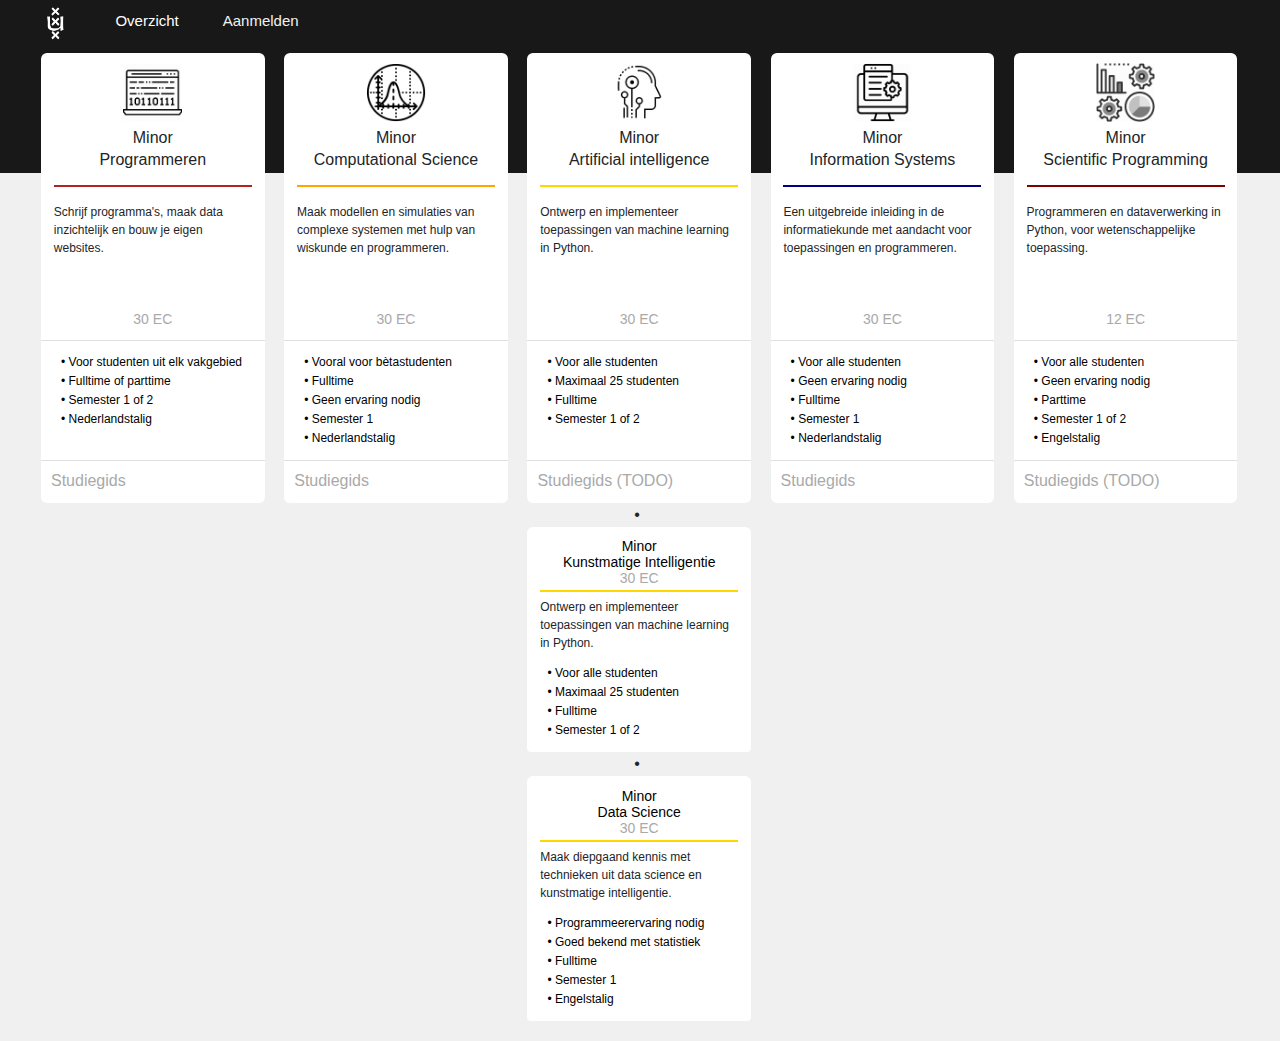
<file: index.html>
<!doctype html>
<html lang="en">
  <head>
    <!-- Required meta tags -->
    <meta charset="utf-8">
    <meta name="viewport" content="width=device-width, initial-scale=1, shrink-to-fit=no">

    <!-- Bootstrap CSS -->
    <link rel="stylesheet" href="https://stackpath.bootstrapcdn.com/bootstrap/4.4.1/css/bootstrap.min.css" integrity="sha384-Vkoo8x4CGsO3+Hhxv8T/Q5PaXtkKtu6ug5TOeNV6gBiFeWPGFN9MuhOf23Q9Ifjh" crossorigin="anonymous">
    <link rel="stylesheet" href="static/css/individual.css">
    <link rel="stylesheet" href="static/css/style.css">
    <link rel="stylesheet" href="static/css/swg.css">
    <link rel="stylesheet" href="static/css/media.css">

    <title>Leren programmeren bij de UvA</title>
  </head>
  <body>
    <div class="topnav" id="nav">
      <img src="static/images/logo.png" alt="">
      <a class="active" href="#nav">Overzicht</a>
      <a href="#">Aanmelden</a>
    </div>


    <div class="container-fluid" style="position:relative;" id="overzicht">
      <div class="nav"></div>
      <div class="row">
        <div class="wrapper">
          <div class="col">
            <div class="card" id="programmeren">
              <img class="card-img-top" src="static/images/programmingminor.png" alt="Card image cap" onclick="showinfo('programmereninfo')">
              <div class="card-body">
                <div class="minor-title">
                  <h5 class="card-title">Minor</h5>
                  <h5 class="card-title">Programmeren</h5>
                </div>
                <hr>
                <div class="minor-description">
                  <!-- <button type="button" class="btn btn-light" name="button" onclick="showinfo('programmereninfo')">Programma</button> -->
                  <p>Schrijf programma's, maak data inzichtelijk en bouw je eigen websites.</p>
                </div>
              </div>
              <ul class="list-group list-group-flush">
                <li class="list-group-item">
                  <h6>30 EC</h6>
                </li>
                <li class="list-group-item">
                  <p>&bull; Voor studenten uit elk vakgebied</p>
                  <p>&bull; Fulltime of parttime</p>
                  <p>&bull; Semester 1 of 2</p>
                  <p>&bull; Nederlandstalig</p>
                  <p>&nbsp; </p>
                </li>
              </ul>
              <a target="_blank" href="https://studiegids.uva.nl/xmlpages/page/2019-2020/zoek-minor/opleiding/5722" target="_blank" class="card-link">Studiegids</a>
            </div>

          </div>
          <div class="col">
            <div class="card" id="computational">
              <img class="card-img-top" src="static/images/computational.png" alt="Card image cap" onclick="showinfo('cls')">
              <div class="card-body">
                <div class="minor-title">
                  <h5 class="card-title">Minor</h5>
                  <h5 class="card-title">Computational Science</h5>
                </div>
                <hr>
                <div class="minor-description">
                <!-- <button type="button" class="btn btn-light" name="button" onclick="showinfo('cls')">Programma</button> -->
                <p>Maak modellen en simulaties van complexe systemen met hulp van wiskunde en programmeren.</p>
                </div>
              </div>
              <ul class="list-group list-group-flush">
                <li class="list-group-item">
                  <h6>30 EC</h6>
                </li>
                <li class="list-group-item">
                  <p>&bull; Vooral voor bètastudenten</p>
                  <p>&bull; Fulltime</p>
                  <p>&bull; Geen ervaring nodig</p>
                  <p>&bull; Semester 1</p>
                  <p>&bull; Nederlandstalig</p>
                </li>
              </ul>
              <a target="_blank" href="https://studiegids.uva.nl/xmlpages/page/2019-2020/zoek-minor/opleiding/5718" target="_blank" class="card-link">Studiegids</a>
            </div>
          </div>
          <div class="col">
            <div class="card" id="AI">
              <img class="card-img-top" src="static/images/AI.png" alt="Card image cap" onclick="showinfo('ai')">
              <div class="card-body">
                <div class="minor-title">
                  <h5 class="card-title">Minor</h5>
                  <h5 class="card-title">Artificial intelligence</h5>
                </div>
                <hr>
                  <div class="minor-description">
                <!-- <button type="button" class="btn btn-light" name="button" onclick="showinfo('ai')">Programma</button> -->
                <p>Ontwerp en implementeer toepassingen van machine learning in Python.</p>
              </div>

              </div>
              <ul class="list-group list-group-flush">
                <li class="list-group-item">
                  <h6>30 EC</h6>
                </li>
                <li class="list-group-item">
                  <p>&bull; Voor alle studenten</p>
                  <p>&bull; Maximaal 25 studenten</p>
                  <p>&bull; Fulltime</p>
                  <p>&bull; Semester 1 of 2</p>
                  <p>&nbsp;</p>
                </li>
              </ul>
              <a href="#" class="card-link">Studiegids (TODO)</a>
            </div>
            <div class="center">
              &bull;
            </div>


            <div class="card" id="KI">
              <div class="card-body">
                <div class="minor-title">
                  <h6 class="card-title">Minor</h6>
                  <h6 class="card-title">Kunstmatige Intelligentie </h6>
                  <h6>30 EC</h6>
                  <hr>
                </div>
                  <div class="minor-description">
                <p>Ontwerp en implementeer toepassingen van machine learning in Python.</p>
              </div>
              </div>
              <ul class="list-group list-group-flush">
                <li class="list-group-item">
                  <p>&bull; Voor alle studenten</p>
                  <p>&bull; Maximaal 25 studenten</p>
                  <p>&bull; Fulltime</p>
                  <p>&bull; Semester 1 of 2</p>
                </li>
              </ul>
              <!-- <a href="#" class="card-link">Studiegids (TODO)</a> -->
              <!-- <a href="#"></a> -->
            </div>
            <div class="center">
              &bull;
            </div>
            <div class="card" id="datascience">
              <div class="card-body">
                <div class="minor-title">
                  <h6 class="card-title">Minor</h6>
                  <h6 class="card-title">Data Science</h6>
                  <h6>30 EC</h6>
                  <hr>
                  <!-- <a href="#" class="card-link">Studiegids (TODO)</a> -->
                </div>
                  <div class="minor-description">
                <p>Maak diepgaand kennis met technieken uit data science en kunstmatige intelligentie.</p>
              </div>
              </div>
              <ul class="list-group list-group-flush">
                <li class="list-group-item">
                  <p>&bull; Programmeerervaring nodig</p>
                  <p>&bull; Goed bekend met statistiek</p>
                  <p>&bull; Fulltime</p>
                  <p>&bull; Semester 1</p>
                  <p>&bull; Engelstalig</p>
                </li>
              </ul>
            </div>

          </div>
          <div class="col">
            <div class="card" id="informationsystems">
            <img class="card-img-top" src="static/images/informationsystems.png" alt="Card image cap" onclick="showinfo('is')">
            <div class="card-body">
              <div class="minor-title">
                <h5 class="card-title">Minor</h5>
                  <h5 class="card-title">Information Systems</h5>
              </div>
              <hr>
              <div class="minor-description">
                <!-- <button type="button" class="btn btn-light" name="button" onclick="showinfo('is')">Programma</button> -->
                <p>Een uitgebreide inleiding in de informatiekunde met aandacht voor toepassingen en programmeren.</p>
              </div>
            </div>
            <ul class="list-group list-group-flush">
              <li class="list-group-item">
                <h6>30 EC</h6></li>
                <li class="list-group-item">
                <p>&bull; Voor alle studenten</p>
                <p>&bull; Geen ervaring nodig</p>
                <p>&bull; Fulltime</p>
                <p>&bull; Semester 1</p>
                <p>&bull; Nederlandstalig</p>
                </li>
            </ul>
            <a target="_blank" href="https://studiegids.uva.nl/xmlpages/page/2019-2020/zoek-minor/opleiding/5818" target="_blank" class="card-link">Studiegids</a>
          </div></div>
          <div class="col">

            <div class="card" id="scientific">
              <img class="card-img-top" src="static/images/science.png" alt="Card image cap" onclick="showinfo('sc')">
              <div class="card-body">
                <div class="minor-title">
                    <h5 class="card-title">Minor</h5>
                    <h5 class="card-title">Scientific Programming</h5>
                    <hr>
                </div>
                <!-- <hr> -->
                <div class="minor-description">
                  <!-- <button type="button" class="btn btn-light" name="button" onclick="showinfo('sc')">Programma</button> -->
                  <p>Programmeren en dataverwerking in Python, voor wetenschappelijke toepassing.</p>
                </div>
              </div>
              <ul class="list-group list-group-flush">
                <li class="list-group-item">
                  <h6>12 EC</h6>
                </li>
                <li class="list-group-item">
                  <p>&bull; Voor alle studenten</p>
                  <p>&bull; Geen ervaring nodig</p>
                  <p>&bull; Parttime</p>
                  <p>&bull; Semester 1 of 2</p>
                  <p>&bull; Engelstalig</p>
                </li>
              </ul>
              <a href="https://www.mprog.nl/scientific/" target="_blank" class="card-link">Studiegids (TODO)</a>
            </div>
          </div>

        </div>
      </div>
    </div>

    <!-- <script src="https://code.jquery.com/jquery-3.4.1.slim.min.js" integrity="sha384-J6qa4849blE2+poT4WnyKhv5vZF5SrPo0iEjwBvKU7imGFAV0wwj1yYfoRSJoZ+n" crossorigin="anonymous"></script> -->
    <script src="https://code.jquery.com/jquery-3.2.1.min.js"></script>
    <script src="https://cdn.jsdelivr.net/npm/popper.js@1.16.0/dist/umd/popper.min.js" integrity="sha384-Q6E9RHvbIyZFJoft+2mJbHaEWldlvI9IOYy5n3zV9zzTtmI3UksdQRVvoxMfooAo" crossorigin="anonymous"></script>
    <script src="https://stackpath.bootstrapcdn.com/bootstrap/4.4.1/js/bootstrap.min.js" integrity="sha384-wfSDF2E50Y2D1uUdj0O3uMBJnjuUD4Ih7YwaYd1iqfktj0Uod8GCExl3Og8ifwB6" crossorigin="anonymous"></script>
    <!-- <script type="text/javascript" src="static/js/moreinfo.js"></script> -->
  </body>
</html>
</file>
<file: static/css/individual.css>
#programmeren, #computational, #informationsystems, #AI, #scientific {
  height: 450px;
}

#programmeren .minor-title {
  /* margin-bottom: 40px; */
}

#programmeren hr {
  border: 1px solid firebrick;
  background: firebrick;
}

#scientific hr {
  border: 1px solid maroon;
  background: maroon;
}

#scientific img {
  -webkit-filter: grayscale(100%); /* Safari 6.0 - 9.0 */
  filter: grayscale(100%);
}

#AI hr {
  border: 1px solid gold;
  background: gold;
}

#computational hr {
  border: 1px solid orange;
  background: orange;
}

#informationsystems hr {
  border: 1px solid navy;
  background: navy;
}

#KI hr, #datascience hr {
  margin: 2% 0px 3% 0px;
  background: gold;
  border: 1px solid gold;
}


#overzicht {
  padding-left: 0px;
}

#overzicht .col {
  max-width: calc(100% - 50px);
  margin-top:10px;
}

#above {
  font-size: 14px;
  color: white;
  display: none;
  background: $bgcolor;
  height: calc(100% - 270px);
  position: relative;
}

#above h6 {
  cursor: pointer;
  color: white;
  font-weight: 500;
  margin-left: 6px;
}

#above h2 {
  -webkit-animation: fadeInFromNone 1.0s ease-in;
  -moz-animation: fadeInFromNone 1.0s ease-in;
  -o-animation: fadeInFromNone 1.0s ease-in;
  animation: fadeInFromNone 1.0s ease-in;
}

#above .col-6 p, h6, ul, li {
  -webkit-animation: fadeInFromNone 1.0s ease-in;
  -moz-animation: fadeInFromNone 1.0s ease-in;
  -o-animation: fadeInFromNone 1.0s ease-in;
  animation: fadeInFromNone 1.0s ease-in;
}

#datascience h6.card-title, #KI h6.card-title {
  color: black;
}

#datascience p, #KI p {
  font-size: 12px;
}

#datascience {
  margin-bottom: 20px;
}
</file>
<file: static/css/style.css>
body, html {
  background-color: #f0f0f0;
  margin: auto;
  padding: 0;
  height: 101%; }

.topnav {
  background-color: #181818;
  overflow: hidden; }

.topnav img {
  float: left;
  width: 35px;
  height: inherit;
  margin-top: 6px;
  margin-left: 3%;
  margin-right: 20px; }

/* Style the links inside the navigation bar */
.topnav a {
  float: left;
  color: #f2f2f2;
  text-align: center;
  padding: 10px 22px;
  text-decoration: none;
  font-size: 15px; }

/* Change the color of links on hover */
.topnav a:hover {
  background-color: maroon;
  color: white; }

/* Add a color to the active/current link */
.topnav a.active {
  background-color: #181818;
  color: white; }

a {
  color: #7587b3; }

a:hover {
  color: #a2a2a2; }

table a {
  color: white; }

.col {
  padding-left: 9px; }

.card img {
  padding: 10px 4px 4px 4px;
  width: 30%;
  margin: auto;
  -webkit-filter: brightness(5);
  cursor: pointer; }

.card {
  border-radius: 6px;
  width: 102%;
  opacity: 1;
  transition: all 0.5s;
  border: none; }

.card-body {
  padding: 0.8rem;
  padding-bottom: 0px; }

.card-body p {
  font-size: 12px;
  padding: 0px;
  margin: 0px; }

.card a {
  color: darkgrey;
  margin-left: 10px;
  margin-top: 8px;
  padding-bottom: 10px; }

.btn {
  position: relative;
  width: 100%; }

.card.change {
  opacity: 0.5;
  transition: all 1.5s; }

.card:hover {
  opacity: 1.0;
  transition: all 0.4s; }

.card li {
  font-size: 12px;
  color: black; }

.card-text {
  font-size: 12px; }

.wrapper {
  display: flex; }

.row,
.nav {
  height: 100%;
  position: absolute;
  top: 0; }

.nav {
  z-index: 0;
  width: 100%;
  height: 130px;
  background: #181818; }

.row {
  width: 100%;
  z-index: 10;
  margin: auto;
  padding: 2.5%;
  padding-top: 0%; }

table {
  font-size: 16px;
  /* margin-left: 60px; */
  -webkit-animation: fadeInFromNone 1.0s ease-in;
  -moz-animation: fadeInFromNone 1.0s ease-in;
  -o-animation: fadeInFromNone 1.0s ease-in;
  animation: fadeInFromNone 1.0s ease-in; }

tr {
  /* border-bottom: 1px solid darkgrey; */ }

td {
  padding-bottom: 10px; }

.sem-blocks {
  position: relative;
  margin: -10px 0 40px 0;
  /* width: 56px; */
  height: 16px; }

.sem-blocks img {
  margin: 0;
  padding: 0;
  -webkit-filter: grayscale(0%);
  /* Safari 6.0 - 9.0 */
  filter: grayscale(0%); }

.sem-blocks div {
  position: absolute;
  top: 0;
  margin: 0 4px 0 0; }

.sem-blocks .block-2 {
  left: 20px; }

.sem-blocks .block-3 {
  left: 40px; }

.col.slideinfo p, ul, ol, li, h6 {
  color: darkgrey;
  -webkit-animation: fadeInFromNone 0s ease-in;
  -moz-animation: fadeInFromNone 0s ease-in;
  -o-animation: fadeInFromNone 0s ease-in;
  animation: fadeInFromNone 0s ease-in; }

.col.slideinfo h6 {
  color: white; }

.col.slideinfo, .col.slideinfo.selected {
  max-height: 100%;
  overflow-y: scroll; }

.slideinfocontent p, ul, ol, li {
  color: white;
  -webkit-animation: fadeInFromNone 0s ease-in;
  -moz-animation: fadeInFromNone 0s ease-in;
  -o-animation: fadeInFromNone 0s ease-in;
  animation: fadeInFromNone 0s ease-in; }

.studieschemagroup {
  border-bottom: none !important; }

.studieschemagroup.slideout {
  display: none; }

.vergelijk {
  position: relative;
  top: -100px; }

#programmereninfo, #cls, #sc, #is, #ai {
  display: none; }

#programmereninfo tr.studieschema td {
  padding: 2px; }

.card ul > li > p {
  margin-bottom: 1px; }

.card h6 {
  margin-bottom: 1px;
  font-size: 14px; }

.slideinfo .slideinfocontent {
  display: none;
  -webkit-animation: fadeInFromNone 0s ease-in;
  -moz-animation: fadeInFromNone 0s ease-in;
  -o-animation: fadeInFromNone 0s ease-in;
  animation: fadeInFromNone 0s ease-in; }

.slideinfo.selected .slideinfocontent {
  display: inline;
  -webkit-animation: fadeInFromNone 0s ease-in;
  -moz-animation: fadeInFromNone 0s ease-in;
  -o-animation: fadeInFromNone 0s ease-in;
  animation: fadeInFromNone 0s ease-in; }

.dot {
  height: 8px;
  width: 8px;
  background-color: black;
  border-radius: 50%;
  display: inline-block; }

#sc table {
  font-size: 13px; }

#above .col {
  max-height: 97%;
  overflow-y: scroll; }

#above table {
  min-width: 100%;
  margin-bottom: 7px; }

.bottomborder {
  border-bottom: 0px solid darkgrey; }

.vl {
  border-left: 6px solid #181818;
  height: 100%; }

h5 {
  font-size: 16px;
  margin: -10px;
  padding: 0;
  text-align: center; }

h6 {
  text-align: center;
  line-height: 15px; }

.center {
  text-align: center; }

/*# sourceMappingURL=style.css.map */
</file>
<file: static/css/swg.css>
article {min-height:300px;}
.search-box{width:auto;}
::selection {background: #666; color: #fff; text-shadow: none;}
.search-box input#searchwords {padding-right: 45px;}
#search input[type="submit"],.search-box input[type="submit"] {border: 0; text-indent: -9999px; background: #999 url(../images/search.png) no-repeat 8px 5px; position: absolute; top: 1px; height: 28px; width: 30px; right: 1px;}
.search-box.with-label {width: 300px; margin-left: 144px;}
.search-box.with-label input#searchwords {width: 240px;}
.search-box.with-label label > span {display: inline-block; position: absolute; left: -144px; top: 5px;}
img.globe { float:right;margin: 2px 4px 0 0;}
#main .background {height: 170px;}
.container .six.columns {width: 346px;}
.container .four.columns {width: 232px;}
.container .two.columns {width: 116px;}
.container .one.columns {width: 58px;}
.twelve.columns {width: 704px;}
.fourteen.columns {width: 820px;}
.fifteen.columns {width: 878px;}
nav#breadcrumb{z-index:999;}
#subheader .sixteen {
position: relative;
bottom: 0;
}
.content{
	min-height: 250px;
}
.home-content{
	background-color: #FFFFFF;
}
#subheader_options{
	float:right;
	text-align:right;
	width:180px;
}
#subheader h2{
	display:inline-block;
	float:left;
}
.help{
	margin-right: 35px;
	float: right;
}
.help a{
	color:#cc0033;
	font-weight:bold;
	vertical-align:baseline;
	text-decoration:none;
	border-bottom: none;
}
.help img{
	margin-left:7px;
	margin-top: 2px;
	vertical-align:top;
}
.content-tabs{
	background: darkgrey;
height: 36px;
}
#tabs{
	list-style-position:outside;
	list-style-image:none;
	padding:0 0 0 0;
}
#tabs li{
	float: left;
	padding: 5px 15px 5px 15px;
	background: #ffffff;
	margin: 2px 2px 0px 0px;
	text-align:center;
}
#tabs li.selected.first{
	margin: 4px 4px 0 0 !important;
	padding: 3px 13px 5px 15px;
}
#tabs li.selected{
	height: 24px;
	margin: 4px 4px 0 3px;
	padding:3px 13px 5px 12px;
}
.content-tabs div.nav{
	background: darkgrey;
	float:left;
	height: 36px;
}
.content-tabs div.filler{
	background: #ffffff;
	width: auto;
	height: 32px;
}
#tabs li a{
	text-decoration:none;
	font-weight: bold;
	color:#333333 !important;
	border-bottom: none;
}
#tabs li.selected a{
	text-decoration:none;
	color:#cc0033 !important;
}
.display-with-form{
	display:inline-block;
	top:5px;
	vertical-align:baseline;
	position:relative;
}
.display-with-form a{
	margin-left: 10px;
}
#breadcrumb ul{
	padding: 0 19px;
}

tr.result.selected{
	/* background:darkgrey !important; */
}
tr.result.selected a{
	/* color:#cc0033 !important; */
}
tr.result.selected a.icon-arrow{
	background: url(../imgages/list_arrow.png) no-repeat 0px 6px;
}
tr.result td{
	padding: 5px;
}
div.item-info p{
	margin: 0px !important;
}
td,th{
	border-bottom: 2px solid darkgrey;
}

tr.slideout td{
	border-bottom: none;
}
.filter.start-period li {
	margin-top:-7px;
}
.filter.start-period li {
	display:inline-block;
}
.filter.start-period li > a {
	padding:8px 10px;
}
.filter li > a {
	cursor:pointer;
}
.filter li > a.disabled {
	cursor:default;
}
.filter li > a.disabled:before, .filter li > a.disabled:hover:before {
	border-color:#ddd;
}
.filter.start-period li.line {
	border-left: 1px solid darkgrey;
	width: 5px;
	height: 27px;
}
.filter-group span.sem {
	display:inline-block;
	width:66px;
}
.ec, .sem1 {
	text-align:center;
	border-left:1px solid darkgrey;
}
.sem2, td.sem1 {
	text-align:center;
	border-right:1px solid darkgrey;
	padding-right:5px !important;
}
.studieschemagroup .sem1, .studieschemagroup .sem2,
.studieschema .sem1, .studieschema .sem2 {
  width: 60px;
}
.studieschemagroup .ec,
.studieschema .ec{
  width: 30px;
}
.sem-blocks {
	position:relative;
	margin:0px 0px 10px 4px;
	width:56px;
	height:16px;
}
.sem-blocks div {
	position:absolute;
	top: 0;
	margin:0 4px 0 0;
}
.sem-blocks .hide {display:none}
.sem-blocks img {margin:0}
.sem-blocks .block-1-2 img {width:36px;}
.sem-blocks .block-2-3 img {width:36px;}
.sem-blocks .block-1-2-3 img {width:56px;}
.sem-blocks .block-2 {left:20px;}
.sem-blocks .block-2-3 {left:20px;}
.sem-blocks .block-3 {left:40px;}
.sem-blocks .block-1-3:after {
  content: "";
  position: absolute;
  top: 0;
  left: 40px;
  width:16px;
  height:16px;
  background: url(../images/red-block.png);
}
.sem-blocks .block-1-3.yellow:after {
  background: url(../images/yellow-block.png);
}

.item-info{
	background-color:#303030;
	width:655px;
	padding:5px 10px 5px 10px;
  margin-bottom: 10px;
}
.item-info td{
	border-bottom:1px solid #FFFFFF !important;
}
.item-info td table {
	float: left;
	margin:0 15px 10px 0;
}
.item-info td table td {
	font-size:90%;
	padding-right:15px;
	border-bottom:none !important;
}
.studieschemagroup .item-info {
    padding-right: 0px;
    padding-top: 0px;
    width: inherit;
    padding-left: 20px;
}
.studieschemagroup .item-info td {
  border-bottom: none !important;
}
.studieschemagroup.slideout > td {
  padding-top: 0px;
}
table.faq td a{
	padding-left:0px !important;
}
table.faq td a.icon-arrow{
	background: transparent url(../images/list_arrow.png) 655px 3px no-repeat;
}
table.faq td a.open{
	color:#bc0031;
	background: transparent url(../images/list_arrow_down_purple.png) 655px 3px no-repeat !important;
}
.page-title {
    width:310px;
}
.page-title span {
	margin-left:20px;
	font-size:22px;
}
a{
	text-decoration: none;
}
.close{
	display:block;
	float:right;
	margin-top:10px;
	cursor:pointer;
}
.more{
	display: inline-block;
	/* background: transparent url(../images/call_to_action_white.png) 0 0px no-repeat; */
	text-decoration: none;
	padding-left: 40px;
	padding-top: 5px;
	height: 25px;
   margin-top:5px;
}

.more:hover{
	/* background: transparent url(../images/call_to_action_red_hover.png) 0 0px no-repeat; */
}

.aanmelden{
	display:inline-block;
	margin-right:5px;
	/* background: transparent url(../images/call_to_action_button_grey.png) 0 0px no-repeat; */
	padding-top: 10px;
	padding-left: 40px;
  height: 25px;
	text-decoration: none;
  width:170px;
	color:#FFFFFF !important;
}
.aanmelden:hover{
	/* background: transparent url(../images/call_to_action_button_red.png) 0 0px no-repeat; */
	color:#FFFFFF !important;
}

#subheader {margin-top: -98px;}
#home #subheader {margin-top: 0;}
#home #subheader .sixteen {margin-top: 72px;}
#home #main .columns {margin-right:2px;}
#home #main .columns.help {margin-right:51px;}
#home #main .columns.page-title {margin-left:2px;}
#home .hst-container {margin: 30px 0 0 16px}
#home #main .twelve.columns {margin-left: 2px;}

.pager {
	padding-left:25px;
}
#social-strip a{ font-size:18px;}

a.anchor, #above h6{
	/* background-image: url(../images/list_arrow.png) !important; */
	background: url(../images/list_arrow.png) no-repeat 0px 4px !important;
}
a.anchor:hover, #above h6:hover{
	/* background-image: url(../images/list_arrow_down.png) !important; */
	background: url(../images/list_arrow_down.png) no-repeat 0px 4px !important;
}

div.dropdownmenu.special{
	display:inline-block;
	float:none;
}
div.dropdownmenu.special li{
	width:184px;
}
div.dropdownmenu.special li a{
	background-position: 15px 10px;
	padding: 4px 15px 4px 15px;
	background: none;
}
.menu .linklist a{
	color:#666;
}
ol{
	list-style-image:none;
}
tr.studieschema td {
padding: 2px;
}
a.icon-arrow:not([href]) {
	color:inherit;
	background:none;
}
.studieschema a.icon-arrow {
	display:inline-block;
	padding-right:3px;
}

span.title-suffix {
	margin-left:15px;
	font-size:70%;
	color:#999;
	white-space:nowrap;
}

.studieschemagroup .item-info td:first-child {
  padding-left: 11px;
}
.studieschemagroup.result a {
  font-style:italic;
}

.item-info-first-column {
  min-width: 130px;
}

@media only screen and (min-width: 768px) {
  article.eight.columns {
    width: 702px!important;
  }
  .item-info-first-column {
    width: 200px;
  }

  .show-all {
    float:right;
  }
}

@media only screen and (max-width: 767px) {
  .three.columns.show-all {
    position: relative;
  }
  .three.columns.show-all .inner-spacer{
    position: absolute;
    right: 0;
    z-index: 1000;
  }

  .filter-group {
      display: none;
  }
  .filter-group.enabled {
      display: block;
  }
  .inner-spacer a{
    word-break: break-all;
  }
  .inner-spacer .linklist a,
  .inner-spacer tr.result a,

  .inner-spacer table p.meta  a {
    word-break: normal;
  }

  .item-info td {
    word-break: break-word;
  }
  div.item-info p{
    margin: 0px !important;
    word-break: break-word;
  }
}

#clsslideout table {
	width: inherit;
}

#clsslideout > td > div > table {
	width: 100%;
}
</file>
<file: static/css/media.css>
@media only screen and (max-width: 1107px) {
  h5 {
    font-size: 13px;
  }
}


@media only screen and (max-width: 800px) {

  html, body {
    background-color: $bgcolor;
  }

  h5 {
    font-size: 17px;
    margin: 0px;
    line-height: 1px;
  }

  #overzicht .card {
    width: 100%;
    padding-bottom: 10px;
    opacity: 1.0;
  }
  #overzicht .col {
    padding-bottom: 10px;
  }

  .wrapper {
    display: block;
    width: 100%;
  }

  .card:hover {
    opacity: 1.0;
  }

  .card img {
    height: 60px;
    width: 60px;
    position: absolute;
    right: 5%;
  }

  .card-title {
    margin-bottom: 1.85rem;
  }

  #overig .card-body {
    margin-top: 0px;
  }

  #overzicht .col {
    max-width: none;
  }

  #above {
    height: 100%;
      overflow: auto;
  }

  #above .col {
    flex-basis:auto;
  }

}



@-webkit-keyframes fadeInFromNone {
    0% {
        display: none;
        opacity: 0;
    }

    1% {
        display: block;
        opacity: 0;
    }

    100% {
        display: block;
        opacity: 1;
    }
}

@-moz-keyframes fadeInFromNone {
    0% {
        display: none;
        opacity: 0;
    }

    1% {
        display: block;
        opacity: 0;
    }

    100% {
        display: block;
        opacity: 1;
    }
}

@-o-keyframes fadeInFromNone {
    0% {
        display: none;
        opacity: 0;
    }

    1% {
        display: block;
        opacity: 0;
    }

    100% {
        display: block;
        opacity: 1;
    }
}

@keyframes fadeInFromNone {
    0% {
        display: none;
        opacity: 0;
    }

    1% {
        display: block;
        opacity: 0;
    }

    100% {
        display: block;
        opacity: 1;
    }
}
</file>
